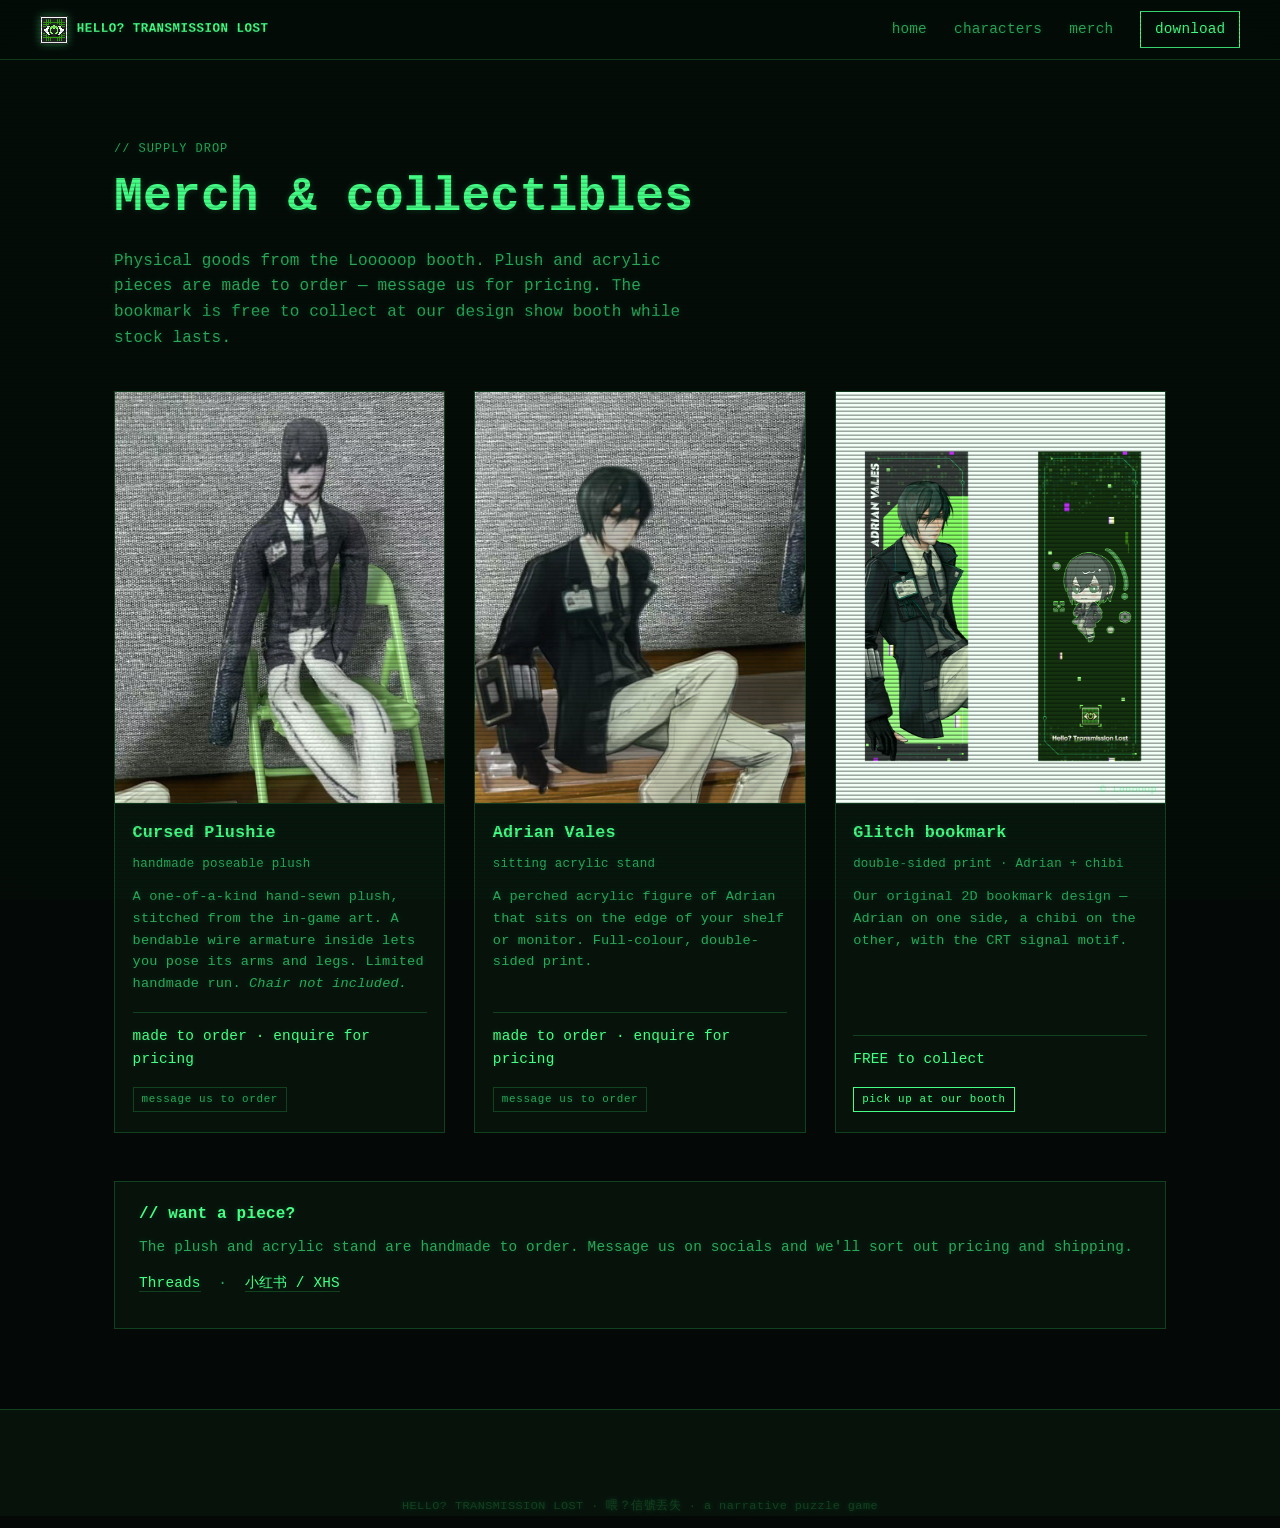
<file: merch.html>
<!DOCTYPE html>
<html lang="en">
<head>
  <meta charset="UTF-8" />
  <meta name="viewport" content="width=device-width, initial-scale=1.0, viewport-fit=cover" />
  <title>Merch // Hello? Transmission Lost</title>
  <meta name="description" content="Collectibles and merch for Hello? Transmission Lost — plush dolls, acrylic stands, and bookmarks from team Looooop." />

  <link rel="icon" type="image/png" href="assets/favicon-64.png" />
  <link rel="apple-touch-icon" href="assets/icon-180.png" />
  <meta name="theme-color" content="#040806" />

  <link rel="stylesheet" href="styles.css" />
  <style>
    .merch-page { max-width: var(--maxw); margin-inline: auto; padding: clamp(2.5rem, 7vw, 5rem) clamp(1.1rem, 6vw, 4rem); }
    .merch-intro { margin: 0 0 2.5rem; }
    .merch-intro__label { font-size: 0.75rem; color: var(--green-dim); letter-spacing: 0.08em; margin: 0 0 0.4rem; }
    .merch-intro h1 { font-size: clamp(1.8rem, 5vw, 3rem); margin: 0 0 0.8rem; }
    .merch-intro p { color: var(--green-dim); max-width: 60ch; margin: 0; }

    .merch-grid { display: grid; grid-template-columns: repeat(3, 1fr); gap: clamp(1rem, 2.5vw, 1.8rem); }
    @media (max-width: 860px) { .merch-grid { grid-template-columns: repeat(2, 1fr); } }
    @media (max-width: 560px) { .merch-grid { grid-template-columns: 1fr; } }

    .merch-card { border: 1px solid var(--green-ghost); background: var(--bg-2); display: flex; flex-direction: column; transition: border-color 0.2s, transform 0.2s; }
    .merch-card:hover { border-color: var(--green-dim); transform: translateY(-2px); }
    .merch-card__media { position: relative; aspect-ratio: 4 / 5; overflow: hidden; border-bottom: 1px solid var(--green-ghost); }
    .merch-card__media img { display: block; width: 100%; height: 100%; object-fit: cover; }
    .merch-card__body { padding: 1rem 1.1rem 1.2rem; display: flex; flex-direction: column; gap: 0.5rem; flex: 1; }
    .merch-card__name { font-size: 1.05rem; font-weight: 700; margin: 0; }
    .merch-card__sub { font-size: 0.78rem; color: var(--green-dim); margin: 0; letter-spacing: 0.02em; }
    .merch-card__desc { font-size: 0.85rem; color: var(--green-dim); margin: 0.2rem 0 0; flex: 1; }
    .merch-card__price { margin: 0.6rem 0 0; font-size: 0.9rem; color: var(--green); border-top: 1px solid var(--green-ghost); padding-top: 0.7rem; }
    .merch-card__tag { display: inline-block; font-size: 0.68rem; letter-spacing: 0.06em; padding: 0.2rem 0.5rem; border: 1px solid var(--green-ghost); color: var(--green-dim); margin-top: 0.5rem; align-self: flex-start; }
    .merch-card__tag--free { color: var(--green); border-color: var(--green); }

    /* Bookmark: protected 2D design — CRT overlay + download blocker */
    .merch-card__media--protected { background: #02110a center/cover no-repeat; user-select: none; }
    .merch-card__shield { position: absolute; inset: 0; z-index: 3; cursor: not-allowed; }
    .merch-card__crt { position: absolute; inset: 0; z-index: 2; pointer-events: none;
      background:
        repeating-linear-gradient(to bottom, transparent 0 2px, rgba(0,0,0,0.22) 3px 4px),
        radial-gradient(120% 120% at 50% 50%, transparent 60%, rgba(0,0,0,0.5) 100%);
      mix-blend-mode: multiply; }
    .merch-card__crt::after { content: ""; position: absolute; inset: 0; background: rgba(69,255,134,0.05); animation: bmFlicker 5s steps(8) infinite; }
    @keyframes bmFlicker { 0%,100% { opacity: 0.2; } 50% { opacity: 0.05; } 73% { opacity: 0.3; } }
    @media (prefers-reduced-motion: reduce) { .merch-card__crt::after { animation: none; } }
    .merch-card__watermark { position: absolute; bottom: 6px; right: 8px; z-index: 2; font-size: 0.6rem; color: rgba(69,255,134,0.55); letter-spacing: 0.06em; pointer-events: none; }

    .merch-contact { margin-top: 3rem; border: 1px solid var(--green-ghost); padding: 1.3rem 1.5rem; background: var(--bg-2); }
    .merch-contact h2 { font-size: 1rem; margin: 0 0 0.5rem; }
    .merch-contact p { color: var(--green-dim); margin: 0 0 0.8rem; font-size: 0.9rem; }
    .merch-contact a { color: var(--green); border-bottom: 1px solid var(--green-ghost); }
    .merch-contact a:hover { border-color: var(--green); }
  </style>
</head>
<body>
  <div class="crt" aria-hidden="true">
    <div class="crt__scanlines"></div>
    <div class="crt__vignette"></div>
    <div class="crt__flicker"></div>
  </div>

  <!-- NAV -->
  <header class="nav" id="nav">
    <a class="nav__brand" href="index.html">
      <img class="nav__eye" src="assets/logo-eye.png" alt="" width="114" height="114" />
      <span>HELLO? TRANSMISSION LOST</span>
    </a>
    <nav class="nav__links" aria-label="Primary">
      <a href="index.html">home</a>
      <a href="characters.html">characters</a>
      <a href="merch.html" aria-current="page">merch</a>
      <a class="nav__cta" href="index.html#download" data-download>download</a>
    </nav>
    <button class="nav__menu" id="navMenuBtn" type="button" aria-expanded="false" aria-controls="navDrawer">&#9776; menu</button>
  </header>

  <!-- Slide-out menu (phones) -->
  <div class="drawer" id="navDrawer" aria-hidden="true">
    <nav class="drawer__panel" aria-label="Menu">
      <p class="drawer__head">// MENU</p>
      <a href="index.html">home</a>
      <a href="characters.html">characters</a>
      <a href="merch.html" aria-current="page">merch</a>
      <a href="index.html#download" data-download>download the demo</a>
      <button class="drawer__close" id="navDrawerClose" type="button">close [x]</button>
    </nav>
  </div>

  <main>
    <div class="merch-page">
      <div class="merch-intro">
        <p class="merch-intro__label">// SUPPLY DROP</p>
        <h1>Merch &amp; collectibles</h1>
        <p>Physical goods from the Looooop booth. Plush and acrylic pieces are made to order — message us for pricing. The bookmark is free to collect at our design show booth while stock lasts.</p>
      </div>

      <div class="merch-grid">
        <!-- Cursed plushie doll -->
        <article class="merch-card">
          <div class="merch-card__media">
            <img src="assets/merch/plushie.jpg" alt="Cursed plushie — handmade Adrian doll" loading="lazy" />
          </div>
          <div class="merch-card__body">
            <h3 class="merch-card__name">Cursed Plushie</h3>
            <p class="merch-card__sub">handmade poseable plush</p>
            <p class="merch-card__desc">A one-of-a-kind hand-sewn plush, stitched from the in-game art. A bendable wire armature inside lets you pose its arms and legs. Limited handmade run. <em>Chair not included.</em></p>
            <p class="merch-card__price">made to order &middot; enquire for pricing</p>
            <span class="merch-card__tag">message us to order</span>
          </div>
        </article>

        <!-- Adrian acrylic stand -->
        <article class="merch-card">
          <div class="merch-card__media">
            <img src="assets/merch/adrian-acrylic.jpg" alt="Adrian Vales sitting acrylic stand" loading="lazy" />
          </div>
          <div class="merch-card__body">
            <h3 class="merch-card__name">Adrian Vales</h3>
            <p class="merch-card__sub">sitting acrylic stand</p>
            <p class="merch-card__desc">A perched acrylic figure of Adrian that sits on the edge of your shelf or monitor. Full-colour, double-sided print.</p>
            <p class="merch-card__price">made to order &middot; enquire for pricing</p>
            <span class="merch-card__tag">message us to order</span>
          </div>
        </article>

        <!-- Bookmark (protected 2D design) -->
        <article class="merch-card">
          <div class="merch-card__media merch-card__media--protected" id="bookmarkMedia">
            <div class="merch-card__crt"></div>
            <span class="merch-card__watermark">© Looooop</span>
            <div class="merch-card__shield" oncontextmenu="return false" aria-hidden="true"></div>
          </div>
          <div class="merch-card__body">
            <h3 class="merch-card__name">Glitch bookmark</h3>
            <p class="merch-card__sub">double-sided print &middot; Adrian + chibi</p>
            <p class="merch-card__desc">Our original 2D bookmark design — Adrian on one side, a chibi on the other, with the CRT signal motif.</p>
            <p class="merch-card__price">FREE to collect</p>
            <span class="merch-card__tag merch-card__tag--free">pick up at our booth</span>
          </div>
        </article>
      </div>

      <div class="merch-contact">
        <h2>// want a piece?</h2>
        <p>The plush and acrylic stand are handmade to order. Message us on socials and we'll sort out pricing and shipping.</p>
        <p>
          <a href="#" data-social="threads">Threads</a>
          &nbsp;&middot;&nbsp;
          <a href="#" data-social="xhs">小红书 / XHS</a>
        </p>
      </div>
    </div>
  </main>

  <footer class="foot" style="padding-top: 3rem;">
    <p class="foot__fine">HELLO? TRANSMISSION LOST &middot; 喂？信號丟失 &middot; a narrative puzzle game</p>
  </footer>

  <script src="script.js"></script>
  <script>
    /* Bookmark is the team's 2D merch design — load it as a CSS background (not a
       saveable <img>) and block right-click / drag to deter casual downloads. */
    (function () {
      const media = document.getElementById("bookmarkMedia");
      if (!media) return;
      media.style.backgroundImage = 'url("assets/merch/bookmark.png")';
      media.addEventListener("contextmenu", (e) => e.preventDefault());
      media.addEventListener("dragstart", (e) => e.preventDefault());
    })();
  </script>
</body>
</html>
</file>
<file: styles.css>
/* ============================================================
   HELLO? TRANSMISSION LOST — promo site
   Aesthetic: CRT terminal / dark-hacker. Phosphor green on black.
   Theme is dark-only by design (it is a terminal). One accent: green.
   Responsive across phone / tablet / desktop.
   ============================================================ */

:root {
  --bg:        #040806;
  --bg-2:      #07120b;
  --bg-3:      #0a1a10;
  --green:     #45ff86;
  --green-dim: #2aa85a;
  --green-ghost:#11421f;
  --red:       #ff4d5e;
  --maxw:      1180px;
  --nav-h:     60px;
  --mono: ui-monospace, "SF Mono", "Cascadia Code", "JetBrains Mono",
          "Roboto Mono", Menlo, Consolas, monospace;
}

* { box-sizing: border-box; }
html { scroll-behavior: smooth; -webkit-text-size-adjust: 100%; }
@media (prefers-reduced-motion: reduce) { html { scroll-behavior: auto; } }

body {
  margin: 0;
  background: var(--bg);
  color: var(--green);
  font-family: var(--mono);
  font-size: clamp(15px, 1.4vw, 16px);
  line-height: 1.6;
  letter-spacing: 0.01em;
  text-shadow: 0 0 6px rgba(69, 255, 134, 0.22);
  overflow-x: hidden;
}
img { max-width: 100%; }
a { color: inherit; text-decoration: none; }
::selection { background: var(--green); color: var(--bg); text-shadow: none; }
.cursor { animation: blink 1.1s step-end infinite; }

/* ---------- CRT screen layer ---------- */
.crt { position: fixed; inset: 0; z-index: 60; pointer-events: none; }
.crt__scanlines {
  position: absolute; inset: 0;
  background: repeating-linear-gradient(to bottom, rgba(0,0,0,0) 0px, rgba(0,0,0,0) 2px, rgba(0,0,0,0.18) 3px, rgba(0,0,0,0.18) 4px);
  mix-blend-mode: multiply;
}
.crt__vignette { position: absolute; inset: 0; background: radial-gradient(120% 120% at 50% 50%, transparent 55%, rgba(0,0,0,0.55) 100%); }
.crt__flicker { position: absolute; inset: 0; background: rgba(69,255,134,0.02); animation: flicker 5s steps(8) infinite; }
@keyframes flicker { 0%,100% { opacity: 0.10; } 50% { opacity: 0.02; } 73% { opacity: 0.16; } }
@keyframes blink { 50% { opacity: 0; } }

/* ---------- BOOT overlay ---------- */
.boot {
  position: fixed; inset: 0; z-index: 80; background: var(--bg);
  display: flex; flex-direction: column; justify-content: center;
  padding: clamp(1.25rem, 6vw, 6rem);
  transition: opacity 0.5s ease, visibility 0.5s ease;
}
.boot--done { opacity: 0; visibility: hidden; }
.boot__log { margin: 0; font-family: var(--mono); font-size: clamp(0.72rem, 2.6vw, 1rem); line-height: 1.7; white-space: pre-wrap; color: var(--green); }
.boot__skip { margin-top: 2rem; align-self: flex-start; background: none; border: none; color: var(--green-dim); font-family: var(--mono); font-size: 0.85rem; cursor: pointer; opacity: 0; animation: blink 1.1s step-end infinite; }
.boot__skip:hover { color: var(--green); }

/* ---------- NAV ---------- */
.nav {
  position: sticky; top: 0; z-index: 50; height: var(--nav-h);
  display: flex; align-items: center; justify-content: space-between; gap: 1rem;
  padding: 0 clamp(0.9rem, 4vw, 2.5rem);
  background: rgba(4, 8, 6, 0.82); backdrop-filter: blur(6px);
  border-bottom: 1px solid var(--green-ghost);
}
.nav__brand { display: flex; align-items: center; gap: 0.55rem; font-weight: 700; letter-spacing: 0.04em; font-size: 0.78rem; min-width: 0; }
.nav__brand span { white-space: nowrap; overflow: hidden; text-overflow: ellipsis; }
.nav__eye { width: 28px; height: 28px; flex: 0 0 auto; image-rendering: pixelated; filter: drop-shadow(0 0 4px rgba(69,255,134,0.4)); }
.nav__links { display: flex; align-items: center; gap: clamp(0.8rem, 2.2vw, 1.7rem); font-size: 0.9rem; flex: 0 0 auto; }
.nav__links a:not(.nav__cta) { color: var(--green-dim); transition: color 0.2s; }
.nav__links a:not(.nav__cta):hover { color: var(--green); }
.nav__cta { color: var(--green); border: 1px solid var(--green); padding: 0.35rem 0.85rem; white-space: nowrap; }
.nav__cta:hover { background: var(--green); color: var(--bg); text-shadow: none; }

/* Hamburger button — hidden on desktop, shown on phones */
.nav__menu {
  display: none; align-items: center; gap: 0.45rem;
  background: none; border: 1px solid var(--green); color: var(--green);
  font-family: var(--mono); font-size: 0.8rem; padding: 0.35rem 0.8rem;
  cursor: pointer; white-space: nowrap;
}
.nav__menu:hover { background: var(--green); color: var(--bg); text-shadow: none; }

/* Slide-out menu drawer (left side) */
.drawer { position: fixed; inset: 0; z-index: 90; visibility: hidden; transition: visibility 0.25s; }
.drawer::before { content: ""; position: absolute; inset: 0; background: rgba(0,0,0,0.65); opacity: 0; transition: opacity 0.25s; }
.drawer__panel {
  position: absolute; top: 0; bottom: 0; left: 0; width: min(72vw, 280px);
  background: var(--bg-2); border-right: 1px solid var(--green-ghost);
  padding: 1.5rem 1.4rem; display: flex; flex-direction: column; gap: 0;
  transform: translateX(-100%); transition: transform 0.25s ease;
  box-shadow: 0 0 60px rgba(0,0,0,0.8);
}
.drawer--open { visibility: visible; }
.drawer--open::before { opacity: 1; }
.drawer--open .drawer__panel { transform: translateX(0); }
.drawer__head { font-size: 0.72rem; color: var(--green-dim); letter-spacing: 0.08em; margin: 0 0 1.2rem; }
.drawer__panel a { display: block; color: var(--green-dim); font-size: 1rem; padding: 0.85rem 0.2rem; border-bottom: 1px solid var(--green-ghost); transition: color 0.2s; }
.drawer__panel a:hover, .drawer__panel a[aria-current="page"] { color: var(--green); }
.drawer__close { margin-top: auto; background: none; border: 1px solid var(--green-ghost); color: var(--green-dim); font-family: var(--mono); font-size: 0.8rem; padding: 0.6rem; cursor: pointer; }
.drawer__close:hover { color: var(--green); border-color: var(--green); }
@media (prefers-reduced-motion: reduce) { .drawer, .drawer::before, .drawer__panel { transition: none; } }

/* ---------- Shared layout ---------- */
section { padding: clamp(3.5rem, 9vw, 7rem) clamp(1.1rem, 6vw, 4rem); }
.section-head { font-size: clamp(1.25rem, 3vw, 2rem); font-weight: 700; letter-spacing: 0.02em; margin: 0 auto 2.2rem; max-width: var(--maxw); }
.section-head__cmd { color: var(--green-dim); }

/* ---------- HERO (split: wordmark + art) ---------- */
.hero {
  min-height: calc(100dvh - var(--nav-h));
  display: grid; grid-template-columns: 1.05fr 0.95fr; align-items: center; gap: clamp(2rem, 5vw, 4rem);
  max-width: var(--maxw); margin-inline: auto;
  padding-top: clamp(2rem, 5vw, 4rem); padding-bottom: clamp(2rem, 5vw, 4rem);
}
.hero__eye { width: clamp(54px, 7vw, 74px); height: auto; image-rendering: pixelated; margin-bottom: 1.25rem; filter: drop-shadow(0 0 10px rgba(69,255,134,0.4)); }
.hero__title { margin: 0; }
.hero__title img { display: block; width: 100%; max-width: 540px; height: auto; filter: drop-shadow(0 0 18px rgba(69,255,134,0.25)); }
.hero__tag { font-size: clamp(1rem, 1.6vw, 1.15rem); color: var(--green-dim); max-width: 46ch; margin: 1.6rem 0 2.2rem; }
.hero__actions { display: flex; flex-wrap: wrap; gap: 1rem; }
.hero__meta { margin: 1.8rem 0 0; font-size: 0.8rem; color: var(--green-ghost); letter-spacing: 0.05em; }
.hero__art { margin: 0; position: relative; border: 1px solid var(--green-ghost); overflow: hidden; box-shadow: 0 0 60px rgba(69,255,134,0.12); aspect-ratio: 16 / 9; }
.hero__art img { display: block; width: 100%; height: 100%; object-fit: cover; }
.hero__art::after { content: ""; position: absolute; inset: 0; pointer-events: none; background: repeating-linear-gradient(to bottom, transparent 0 2px, rgba(0,0,0,0.16) 3px 4px); mix-blend-mode: multiply; }

/* ---------- Buttons ---------- */
.btn {
  display: inline-flex; align-items: center; gap: 0.55rem;
  font-family: var(--mono); font-size: 0.95rem; font-weight: 600;
  padding: 0.85rem 1.4rem; border: 1px solid var(--green);
  transition: transform 0.12s ease, background 0.2s ease, color 0.2s ease, box-shadow 0.2s ease;
  white-space: nowrap;
}
.btn__prompt { color: inherit; opacity: 0.7; }
.btn--solid { background: var(--green); color: var(--bg); text-shadow: none; box-shadow: 0 0 22px rgba(69,255,134,0.35); }
.btn--solid:hover { box-shadow: 0 0 34px rgba(69,255,134,0.6); transform: translateY(-1px); }
.btn--solid:active { transform: translateY(1px); }
.btn--ghost { background: transparent; color: var(--green); }
.btn--ghost:hover { background: rgba(69,255,134,0.08); transform: translateY(-1px); }
.btn--ghost:active { transform: translateY(1px); }
.btn--big { font-size: clamp(0.95rem, 2vw, 1.15rem); padding: 1.1rem 1.8rem; }

/* ---------- SIGNAL / STORY (story-UI background images) ---------- */
.signal { position: relative; max-width: 100%; padding-inline: clamp(1.1rem, 6vw, 4rem); }
.signal::before {
  content: ""; position: absolute; inset: 0; z-index: 0;
  background: url("assets/story-bg-2.png") center/cover no-repeat;
  opacity: 0.22;
}
.signal::after {
  content: ""; position: absolute; inset: 0; z-index: 0;
  background: linear-gradient(180deg, rgba(4,8,6,0.78), rgba(4,8,6,0.92));
}
.signal__frame {
  position: relative; z-index: 1; max-width: var(--maxw); margin-inline: auto;
  border: 1px solid var(--green-ghost);
  background: linear-gradient(180deg, rgba(7,18,11,0.92), rgba(4,8,6,0.95)), url("assets/story-bg-1.png") center/cover no-repeat;
  box-shadow: inset 0 0 60px rgba(69,255,134,0.05), 0 0 50px rgba(0,0,0,0.6);
}
.signal__bar { display: flex; align-items: center; gap: 0.7rem; padding: 0.7rem 1.1rem; border-bottom: 1px solid var(--green-ghost); font-size: clamp(0.66rem, 2vw, 0.78rem); color: var(--green-dim); letter-spacing: 0.04em; }
.signal__dot { width: 8px; height: 8px; border-radius: 50%; background: var(--red); box-shadow: 0 0 8px var(--red); animation: pulse 1.6s ease-in-out infinite; flex: 0 0 auto; }
@keyframes pulse { 50% { opacity: 0.35; } }
.signal__body { padding: clamp(1.4rem, 4vw, 3rem); font-size: clamp(1rem, 2vw, 1.3rem); }
.signal__body p { margin: 0 0 1.3rem; max-width: 62ch; }
.signal__body p:last-child { margin-bottom: 0; }
.signal__body strong { color: var(--green); font-weight: 700; }
.signal__corrupt { color: var(--red); text-shadow: 0 0 8px rgba(255,77,94,0.5); }

/* ---------- FEATURES ---------- */
.features { background: var(--bg-2); }
.features__list { list-style: none; margin: 0 auto; padding: 0; max-width: var(--maxw); display: grid; grid-template-columns: repeat(2, 1fr); gap: 1px; background: var(--green-ghost); border: 1px solid var(--green-ghost); }
.feat { display: flex; gap: 1rem; background: var(--bg-2); padding: clamp(1.4rem, 3vw, 2.4rem); }
.feat__key { color: var(--green-dim); font-size: 0.85rem; padding-top: 0.25rem; flex: 0 0 auto; }
.feat h3 { margin: 0 0 0.5rem; font-size: clamp(1.05rem, 2.4vw, 1.15rem); }
.feat p { margin: 0; color: var(--green-dim); font-size: 0.95rem; max-width: 42ch; }

/* ---------- WATCH (video) ---------- */
.watch { max-width: var(--maxw); margin-inline: auto; }
.watch__grid { display: grid; grid-template-columns: repeat(2, 1fr); gap: 1.5rem; }
.video { margin: 0; }
.video__frame { position: relative; aspect-ratio: 16 / 9; width: 100%; border: 1px solid var(--green-ghost); background: #000; box-shadow: 0 0 40px rgba(69,255,134,0.08); }
.video__frame iframe { position: absolute; inset: 0; width: 100%; height: 100%; border: 0; }
.video figcaption { margin-top: 0.7rem; font-size: 0.82rem; color: var(--green-dim); }

/* ---------- GALLERY (uniform 16:9 tiles — stills shown at their own ratio, no square crop) ---------- */
.gallery { max-width: var(--maxw); margin-inline: auto; }
.gallery__grid { display: grid; grid-template-columns: repeat(3, 1fr); gap: 1rem; }
.shot { margin: 0; position: relative; overflow: hidden; border: 1px solid var(--green-ghost); cursor: zoom-in; background: var(--bg-3); aspect-ratio: 16 / 9; }
.shot img { display: block; width: 100%; height: 100%; object-fit: cover; transition: transform 0.4s ease; }
.shot:hover img { transform: scale(1.04); }
.shot::after { content: ""; position: absolute; inset: 0; pointer-events: none; background: repeating-linear-gradient(to bottom, transparent 0 2px, rgba(0,0,0,0.16) 3px 4px); mix-blend-mode: multiply; }
.shot figcaption { position: absolute; left: 0; bottom: 0; z-index: 1; padding: 0.4rem 0.65rem; font-size: 0.7rem; color: var(--green); background: rgba(4,8,6,0.82); border-top: 1px solid var(--green-ghost); border-right: 1px solid var(--green-ghost); }

/* ---------- CONSOLE ---------- */
.console { max-width: var(--maxw); margin-inline: auto; }
.console__hint { color: var(--green-dim); margin: -1.2rem 0 1.6rem; }
.console__hint code { color: var(--green); border: 1px solid var(--green-ghost); padding: 0.05rem 0.4rem; }
.console__window { border: 1px solid var(--green-ghost); background: var(--bg-2); box-shadow: inset 0 0 60px rgba(69,255,134,0.04); }
.console__bar { padding: 0.6rem 1rem; border-bottom: 1px solid var(--green-ghost); font-size: 0.78rem; color: var(--green-dim); }
.console__output { padding: 1rem 1.1rem 0; min-height: 3rem; font-size: clamp(0.8rem, 2.4vw, 0.92rem); white-space: pre-wrap; overflow-x: auto; }
.console__output .line { margin: 0 0 0.25rem; }
.console__output .echo { color: var(--green); }
.console__output .err { color: var(--red); }
.console__output .muted { color: var(--green-dim); }
.console__form { display: flex; align-items: center; gap: 0.6rem; padding: 0.6rem 1.1rem 1.1rem; }
.console__prompt { color: var(--green-dim); white-space: nowrap; font-size: clamp(0.78rem, 2.4vw, 0.92rem); }
.console__input { flex: 1; min-width: 0; background: none; border: none; outline: none; color: var(--green); font-family: var(--mono); font-size: clamp(0.8rem, 2.4vw, 0.92rem); text-shadow: inherit; caret-color: transparent; }
.console__cursor { animation: blink 1.1s step-end infinite; }

/* ---------- BOOTH / EVENT ---------- */
.booth { max-width: var(--maxw); margin-inline: auto; padding-inline: clamp(1.1rem, 6vw, 4rem); }
.booth__grid { display: grid; grid-template-columns: repeat(2, 1fr); gap: clamp(0.8rem, 2vw, 1.4rem); }
.booth__shot { border: 1px solid var(--green-ghost); overflow: hidden; position: relative; transition: border-color 0.2s; }
.booth__shot:hover { border-color: var(--green-dim); }
.booth__shot img { display: block; width: 100%; height: auto; }
.booth__shot figcaption { padding: 0.5rem 0.8rem; font-size: 0.75rem; color: var(--green-dim); letter-spacing: 0.04em; border-top: 1px solid var(--green-ghost); }
@media (max-width: 640px) { .booth__grid { grid-template-columns: 1fr; } }

/* ---------- FOOTER / DOWNLOAD ---------- */
.foot { text-align: center; border-top: 1px solid var(--green-ghost); background: var(--bg-2); }
.foot__eye { width: 52px; height: auto; image-rendering: pixelated; margin: 0 auto 1.4rem; filter: drop-shadow(0 0 10px rgba(69,255,134,0.4)); }
.foot__title { font-size: clamp(1.5rem, 4vw, 2.6rem); margin: 0 0 0.6rem; }
.foot__sub { color: var(--green-dim); margin: 0 0 2rem; }
.foot__social { display: flex; justify-content: center; flex-wrap: wrap; gap: 1.5rem; margin: 2.6rem 0 0; font-size: 0.9rem; color: var(--green-dim); }
.foot__social a { transition: color 0.2s; }
.foot__social a:hover { color: var(--green); }
.crew { margin: 2.6rem auto 0; max-width: 640px; padding-top: 2rem; border-top: 1px solid var(--green-ghost); }
.crew__head { color: var(--green-dim); font-size: 0.8rem; letter-spacing: 0.05em; margin: 0 0 0.6rem; }
.crew__names { color: var(--green); font-size: clamp(0.82rem, 2.4vw, 0.92rem); margin: 0 0 0.5rem; }
.crew__sup { color: var(--green-ghost); font-size: 0.74rem; margin: 0; line-height: 1.7; }
.foot__fine { color: var(--green-ghost); font-size: 0.74rem; letter-spacing: 0.04em; margin-top: 2.4rem; }

/* ---------- LIGHTBOX (full image, no crop) ---------- */
.lightbox { position: fixed; inset: 0; z-index: 90; display: none; align-items: center; justify-content: center; padding: clamp(1rem, 5vw, 4rem); background: rgba(2, 5, 3, 0.94); }
.lightbox--open { display: flex; }
.lightbox__img { max-width: 100%; max-height: 86vh; object-fit: contain; border: 1px solid var(--green-ghost); }
.lightbox__close { position: absolute; top: clamp(1rem, 4vw, 2rem); right: clamp(1rem, 4vw, 2rem); background: rgba(4,8,6,0.7); border: 1px solid var(--green); color: var(--green); font-family: var(--mono); padding: 0.4rem 0.8rem; cursor: pointer; }
.lightbox__close:hover { background: var(--green); color: var(--bg); text-shadow: none; }

/* ============================================================
   RESPONSIVE  (phone / tablet / desktop)
   ============================================================ */

/* Large desktop / Mac: a touch more breathing room, cap content width */
@media (min-width: 1500px) { :root { --maxw: 1280px; } }

/* Tablet landscape & small laptop */
@media (max-width: 1024px) {
  .gallery__grid { grid-template-columns: repeat(3, 1fr); }
}

/* iPad portrait & below: stack hero and videos */
@media (max-width: 900px) {
  .hero { grid-template-columns: 1fr; min-height: 0; gap: 2.25rem; padding-top: clamp(1.5rem, 6vw, 3rem); }
  .hero__art { order: -1; }                 /* art on top when stacked */
  .hero__title img { max-width: 460px; }
  .watch__grid { grid-template-columns: 1fr; max-width: 760px; margin-inline: auto; }
  .gallery__grid { grid-template-columns: repeat(2, 1fr); }
}

/* Large phones / small tablets */
@media (max-width: 760px) {
  .features__list { grid-template-columns: 1fr; }
}

/* On phones: swap inline nav links for the hamburger menu */
@media (max-width: 640px) {
  .nav__links { display: none; }
  .nav__menu { display: inline-flex; }
  .nav__brand span { font-size: 0.7rem; }
}

/* Phones */
@media (max-width: 520px) {
  .gallery__grid { grid-template-columns: 1fr; }
  .hero__title img { max-width: 100%; }
  .nav__brand span { display: none; }       /* keep just the eye mark when very narrow */
  .hero__actions .btn { flex: 1 1 auto; justify-content: center; }
}

/* ============================================================
   REDUCED MOTION
   ============================================================ */
@media (prefers-reduced-motion: reduce) {
  .crt__flicker, .signal__dot, .console__cursor, .cursor, .boot__skip { animation: none; }
  .crt__flicker { opacity: 0.06; }
  .boot__skip { opacity: 1; }
  .shot img { transition: none; }
}
</file>
